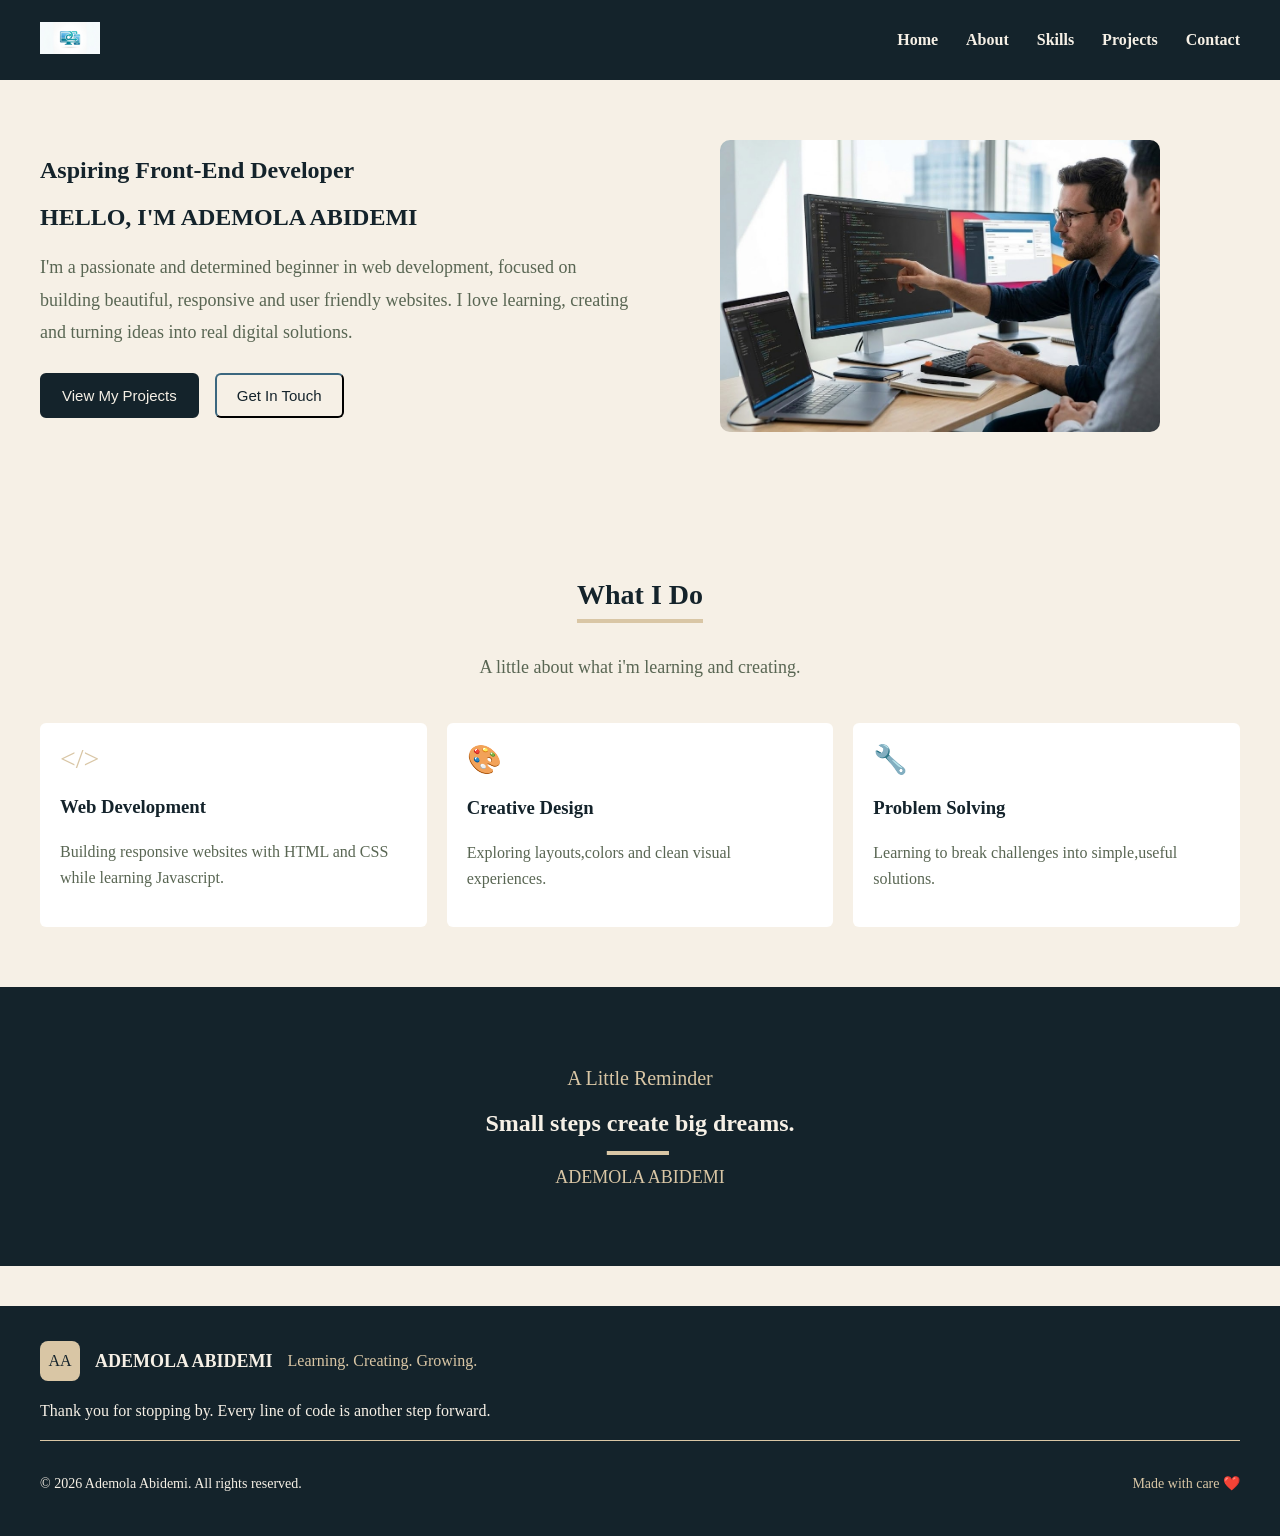
<file: index.html>
<!DOCTYPE html>
<html lang="en">
<head>
    <meta charset="UTF-8">
    <meta name="viewport" content="width=device-width, initial-scale=1.0">
    <title>PORTFOLIO</title>
    <link rel="stylesheet" href="style.css">
</head>
<body>
        <nav class="navbar">
        
            <div class="logo">
                <img src="images/logo.jpg" alt="logo">
               
            </div>

                <ul class="nav-links">
                    <li><a href="home.html">Home</a></li>
                    <li><a href="about.html">About</a></li>
                    <li><a href="skills.html">Skills</a></li>
                    <li><a href="projects.html">Projects</a></li>
                    <li><a href="contact.html">Contact</a></li>
                </ul>
        </nav>


        <section class="hero">
            <div class="hero-text">
                  <h2 class="subtitle">Aspiring Front-End Developer</h2> 
                  <h1 class="subtitle 2">HELLO, I'M ADEMOLA ABIDEMI</h1> 

                  <p class="description">
                    I'm a passionate and determined beginner in web development, 
                    focused on building beautiful, responsive and user friendly websites.
                    I love learning, creating and turning ideas into real digital solutions.
                  </p>

                   <div class="button-container">
                      <a href="projects.html"><button class="btn">View My Projects</button></a>
                      <a href="contact.html"><button class="btn-outline"> Get In Touch </button></a>
                   </div>
            </div>

                   <div class="hero-image-container">
                     <img src="images/portfolio.jfif" alt="class" class="hero-image">
                   </div>

        </section>

        <section class="services">
            <h2 class="section-title">What I Do</h2>
            
            <p class="section-description">A little about what i'm learning and creating.</p>

            <div class="services-grid">

                <div class="service-item">
                    <div class="service-icon">&lt;/&gt; </div> 
                    <h3 class="service-title">Web Development</h3>
                    <p class="service-description">Building responsive websites with HTML and CSS while learning Javascript.</p>
                </div>
                <div class="service-item">
                    <div class="service-icon">🎨</div>
                    <h3 class="service-title">Creative Design</h3>
                    <p class="service-description">Exploring layouts,colors and clean visual experiences.</p>
                </div> 
                <div class="service-item">
                    <div class="service-icon">🔧</div>
                    <h3 class="service-title">Problem Solving</h3>
                    <p class="service-description">Learning to break challenges into simple,useful solutions.</p>
                </div>

            </div>
        </section>

        <section class="quote-banner">
            <p class="quote-title">A Little Reminder</p>
            <h2 class="quote">Small steps <span>create</span>  big dreams.</h2>
            <p class="quote-author">ADEMOLA ABIDEMI</p>

        </section>

        <footer class="footer">
            <div class="footer-logo">
             <div class="logo-initials">AA</div>
             <h3 class="footer-text">ADEMOLA ABIDEMI </h3>
             <p class="text">Learning. Creating. Growing.</p>
            </div>
            <p class="footer-text">Thank you for stopping by. Every line of code is another step forward.</p>
            <hr class="footer-divider">
            <div class="footer-bottom">   
               <p>&copy; 2026 Ademola Abidemi. All rights reserved.</p>
               <p class="text">Made with care ❤️</p> 
            </div>
            
        </footer>


        
        
       


    
</body>
</html>
</file>
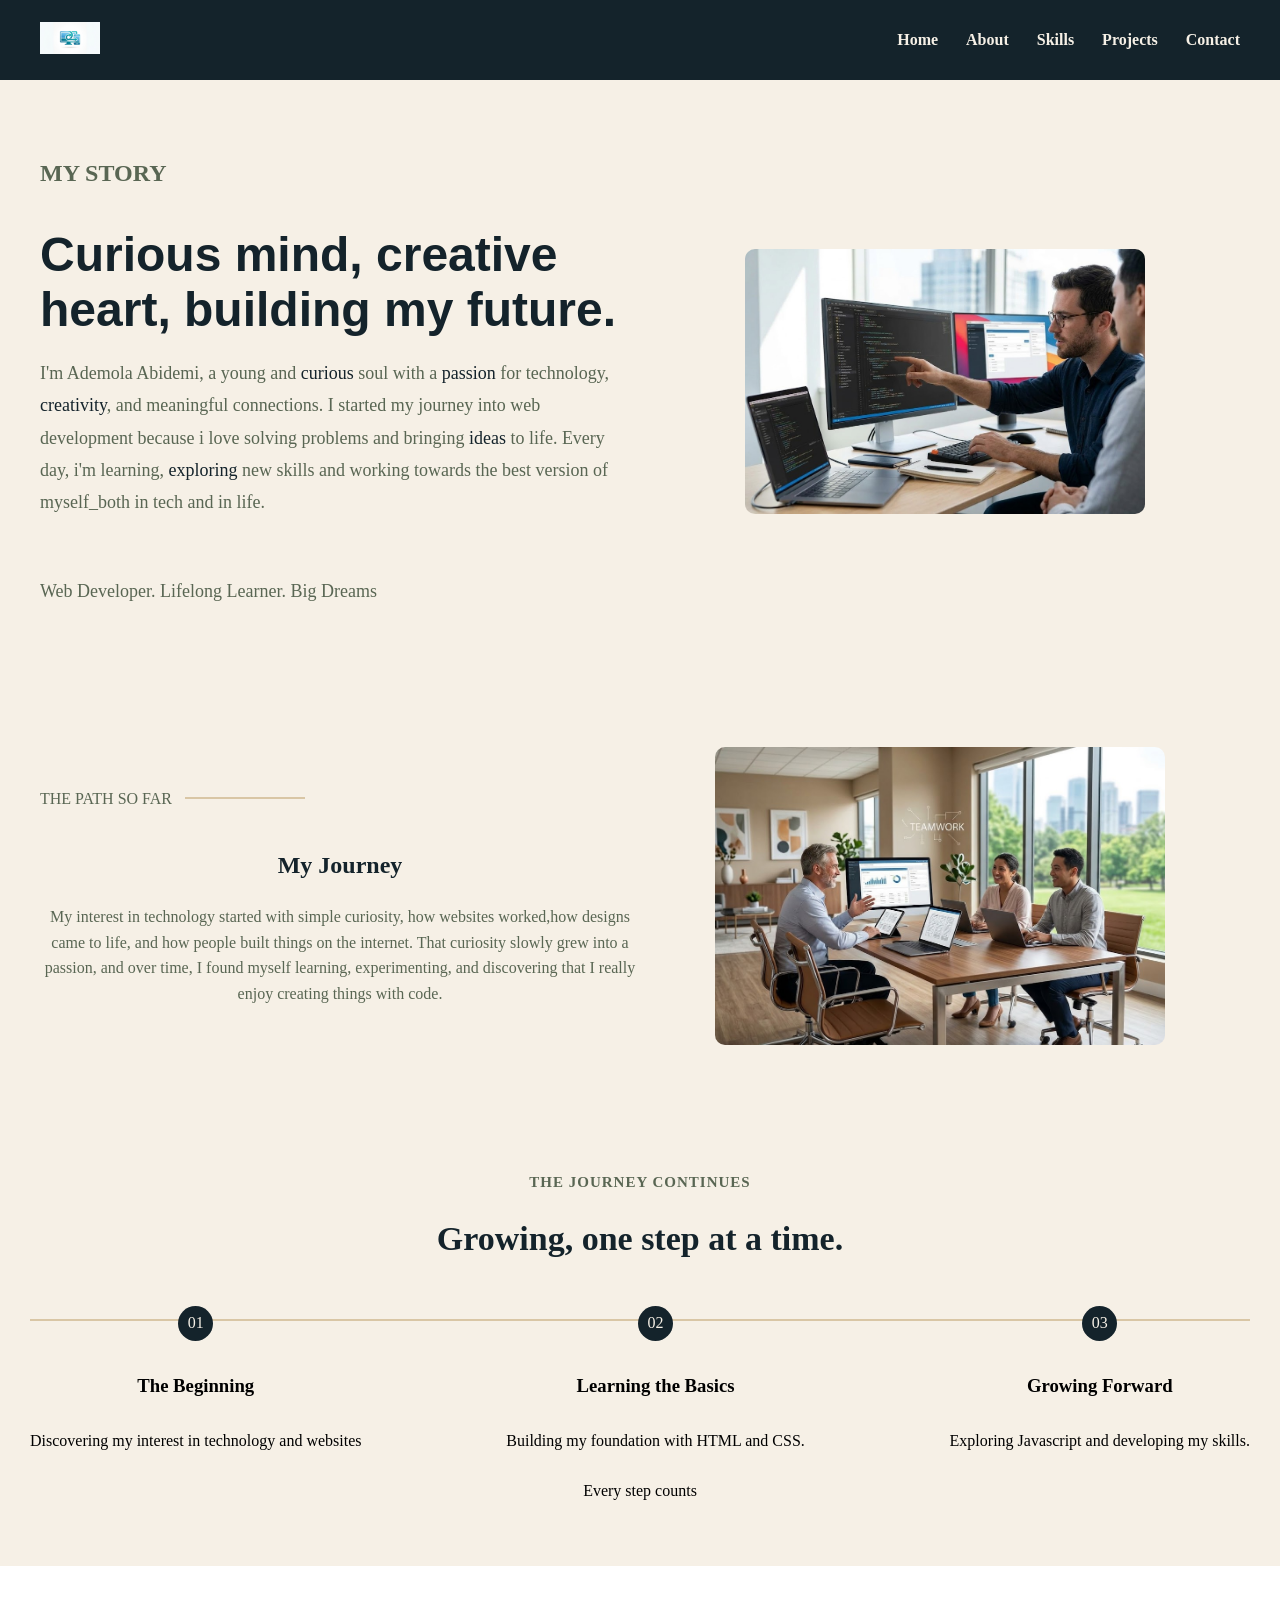
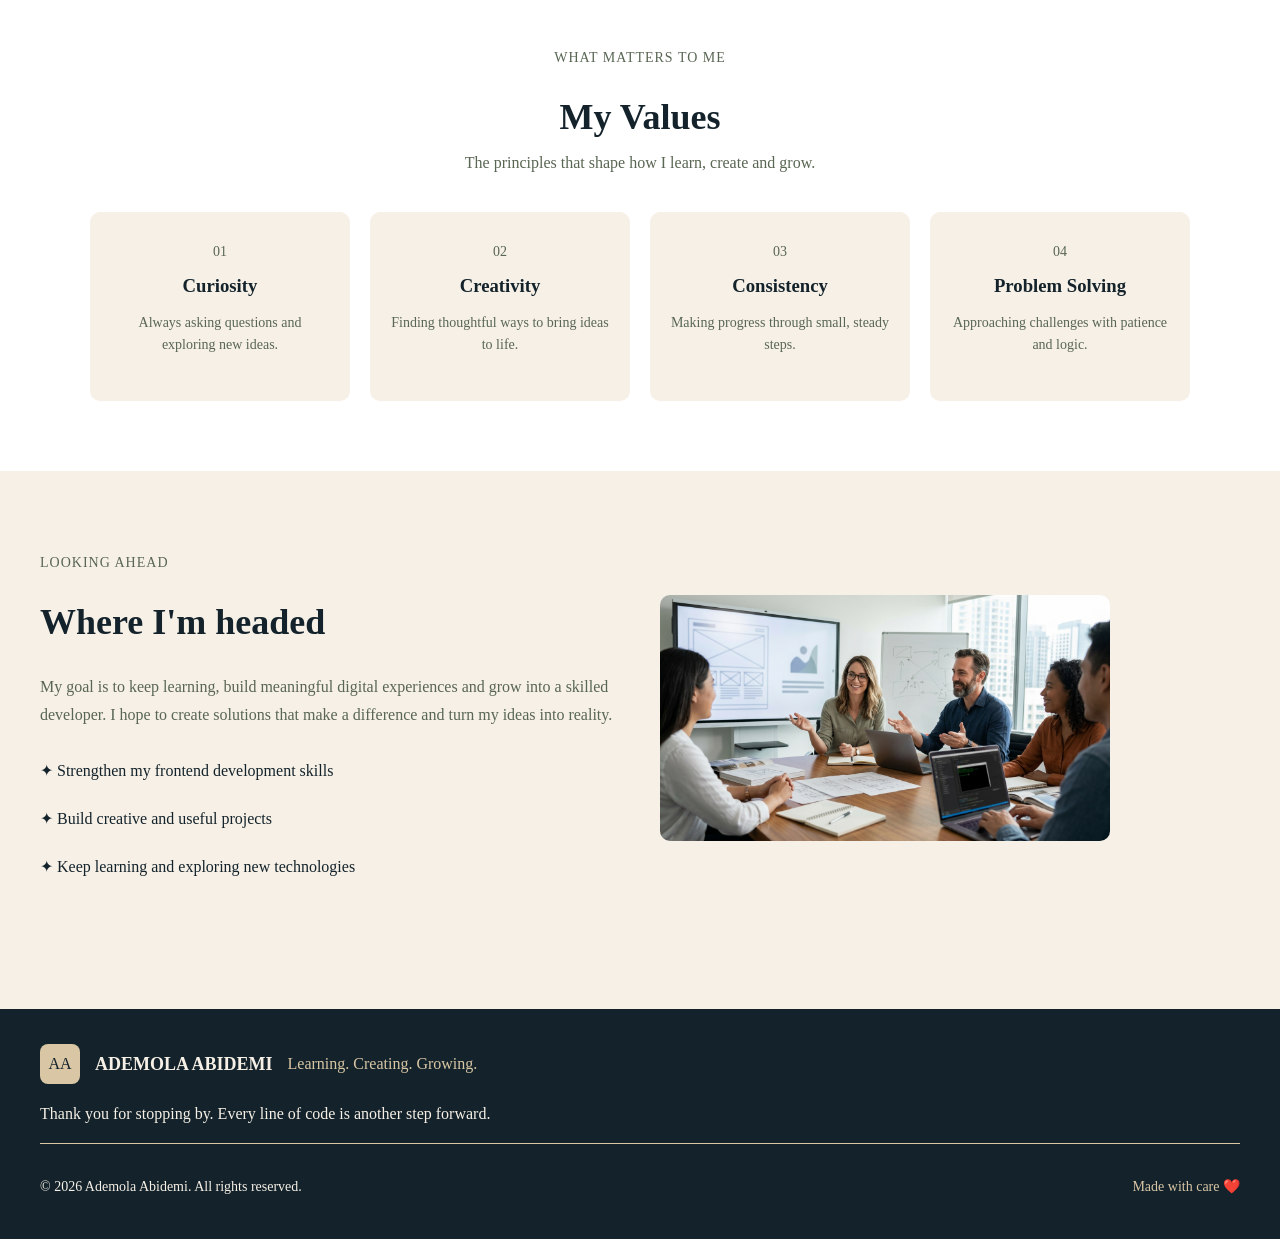
<file: about.html>
<!DOCTYPE html>
<html lang="en">
<head>
    <meta charset="UTF-8">
    <meta name="viewport" content="width=device-width, initial-scale=1.0">
    <title>ABOUT ME</title>
    <link rel="stylesheet" href="style.css">
</head>
<body>

    <nav class="navbar">
        
        <div class="logo">
                <img src="images/logo.jpg" alt="logo">
               
        </div>

            <ul class="nav-links">
                <li><a href="index.html">Home</a></li>
                <li><a href="about.html">About</a></li>
                <li><a href="skills.html">Skills</a></li>
                <li><a href="projects.html">Projects</a></li>
                <li><a href="contact.html">Contact</a></li>
            </ul>

    </nav>

    <section class="about">
        <div class="about-content">
            <h2 class="about-section-title">MY STORY</h2>
            <h1 class="about-title">
                Curious mind, creative heart, building my future.
            </h1>
            <p class="about-description">
                I'm Ademola Abidemi, a young and <span class="style">curious </span> soul with a <span class="style">passion</span> for technology, <span class="style">creativity</span>, and meaningful connections. I started my journey into web development because i love solving problems and bringing <span class="style">ideas</span> to life. Every day, i'm learning, <span class="style">exploring</span> new skills and working towards the best version of myself_both in tech and in life.
            </p> <br>
            <p class="about-description">
                Web Developer. Lifelong Learner. Big Dreams
            </p>
        </div>

        <div class="about-image-container">
            <img src="images/portfolio.jfif" alt="class" class="about-image">
        </div>
    </section>

    <section class="journey">
        <div class="journey-content">
            <p class="journey-intro">THE PATH SO FAR</p>
            <span class="span"></span>

            <div class="journey-details">
                <h1 class="style">My Journey</h1>
                <p class="journey-intro">My interest in technology started with simple curiosity, how websites worked,how designs came to life, and how people built things on the internet. That curiosity slowly grew into a passion, and over time, I found myself learning, experimenting, and discovering that I really enjoy creating things with code.</p>
            </div>
        </div>

        <div class="journey-image-container">
            <img src="images/hmm.jfif" alt="journey" class="journey-image">
        </div>
    </section>

    <section class="journey-timeline">
        <p class="timeline-label">THE JOURNEY CONTINUES</p>
        <h2>Growing, one step at a time.</h2>

        <div class="timeline-container">
            <div class="timeline-line"></div>
            
            <div class="milestone">
                <p>01</p>
                <h3>The Beginning</h3>
                <p>Discovering my interest in technology and websites</p>
            </div>

            <div class="milestone">
                <p>02</p>
                <h3>Learning the Basics</h3>
                <p>Building my foundation with HTML and CSS.</p>
            </div>

            <div class="milestone">
                <p>03</p>
                <h3>Growing Forward</h3>
                <p>Exploring Javascript and developing my skills.</p>
            </div>

        </div>

        <p>Every step counts</p>
    </section>

    <section class="values">
        <p class="values-label">WHAT MATTERS TO ME</p>
        <h2>My Values</h2>
        <p class="values-intro">
            The principles that shape how I learn, create and grow.
        </p>

        <div class="values-container">

            <div class="value-card">
                <span>01</span>
                <h3>Curiosity</h3>
                <p>Always asking questions and exploring new ideas.</p>
            </div>

            <div class="value-card">
                <span>02</span>
                <h3>Creativity</h3>
                <p>Finding thoughtful ways to bring ideas to life.</p>
            </div>

            <div class="value-card">
                <span>03</span>
                <h3>Consistency</h3>
                <p>Making progress through small, steady steps.</p>
            </div>

            <div class="value-card">
                <span>04</span>
                <h3>Problem Solving</h3>
                <p>Approaching challenges with patience and logic.</p>
            </div>

        </div>
    </section>

    <section class="goals">

        <div class="goals-content">
            <p class="goals-label">LOOKING AHEAD</p>
            <h2>Where I'm headed</h2>
            <p>
                My goal is to keep learning, build meaningful digital
                experiences and grow into a skilled developer.
                I hope to create solutions that make a difference
                and turn my ideas into reality.
            </p>

            <div class="goals-list">
                <p>✦ Strengthen my frontend development skills</p>
                <p>✦ Build creative and useful projects</p>
                <p>✦ Keep learning and exploring new technologies</p>
            </div>
        </div>

        <div class="goals-image">
            <img src="images/web.jpg" alt="A creative workspace">
        </div>
    
    </section>

        <footer class="footer">
            <div class="footer-logo">
                <div class="logo-initials">AA</div>
                <h3 class="footer-text">ADEMOLA ABIDEMI </h3>
                <p class="text">Learning. Creating. Growing.</p>
            </div>
                <p class="footer-text">Thank you for stopping by. Every line of code is another step forward.</p>
                <hr class="footer-divider">
            <div class="footer-bottom">   
               <p>&copy; 2026 Ademola Abidemi. All rights reserved.</p>
               <p class="text">Made with care ❤️</p> 
            </div>
            
        </footer>



    
</body>
</html>
</file>
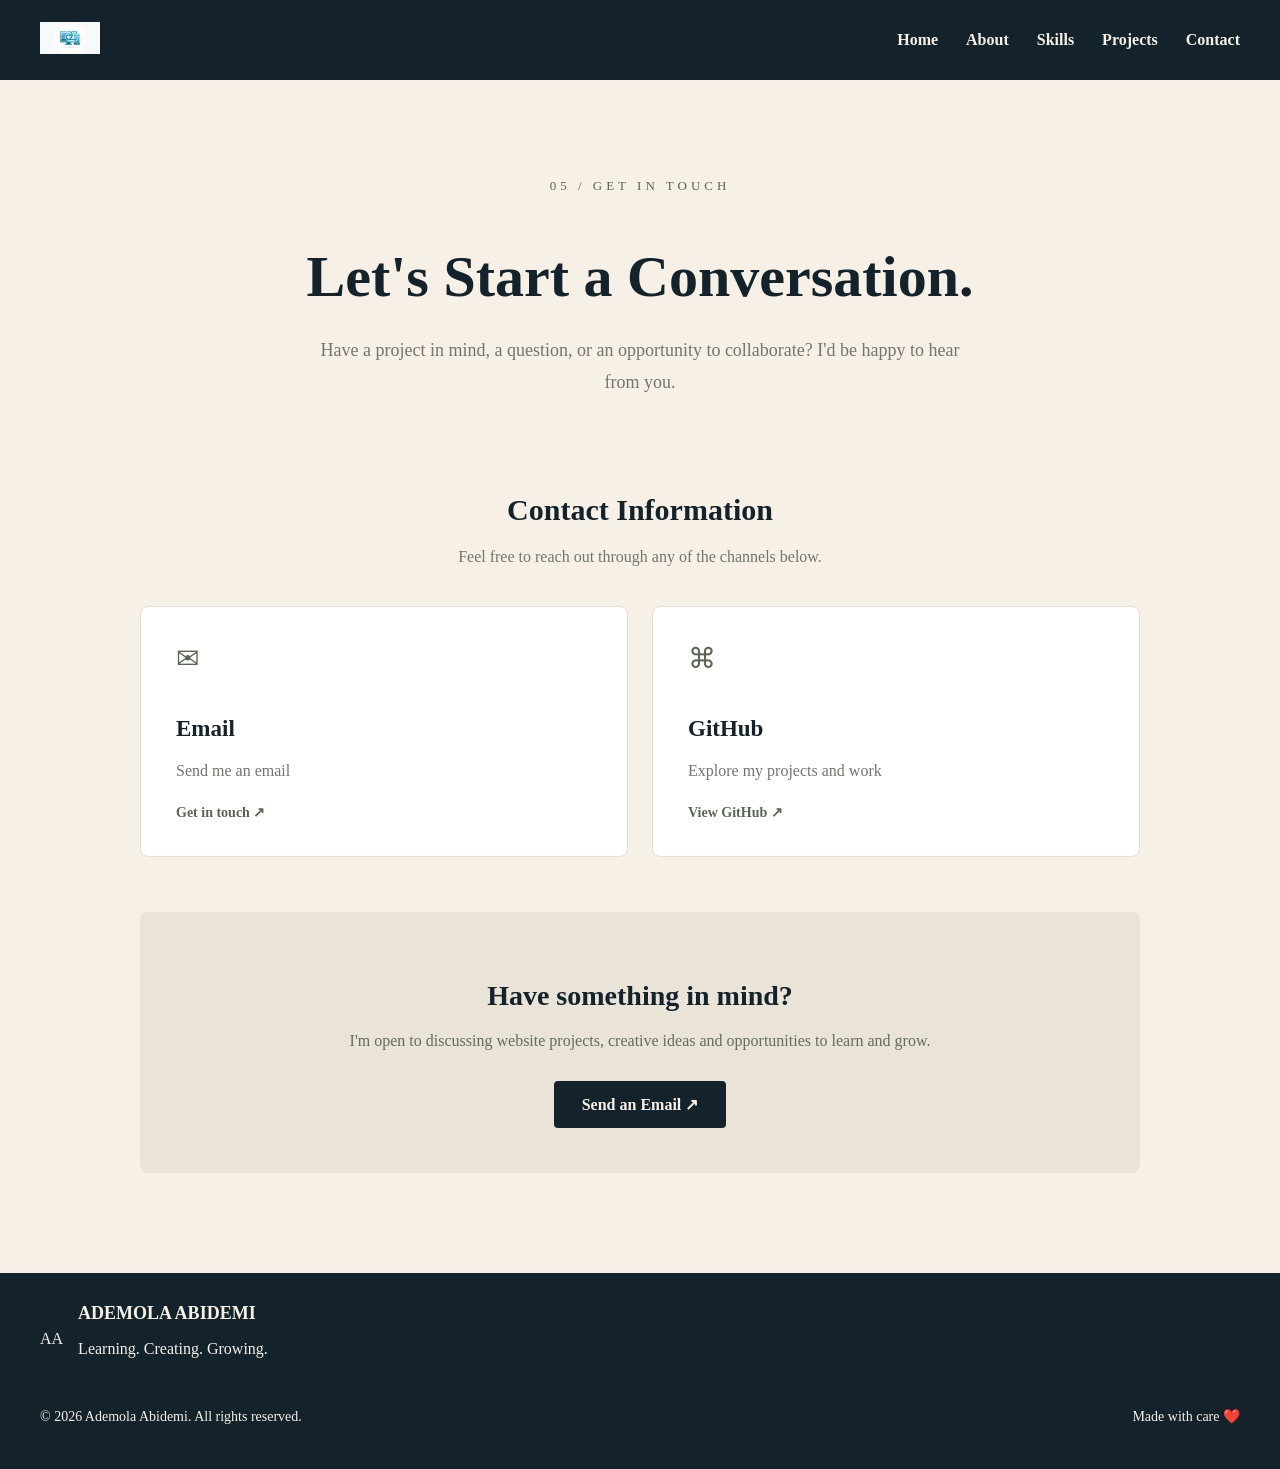
<file: contact.html>
<!DOCTYPE html>
<html lang="en">
<head>
    <meta charset="UTF-8">
    <meta name="viewport" content="width=device-width, initial-scale=1.0">
    <title>Contact | My Portfolio</title>
    <link rel="stylesheet" href="style.css">
</head>

<body>

    <nav class="navbar">
        <div class="logo">
            <img src="images/logo.jpg" alt="Logo">
        </div>

        <ul class="nav-links">
            <li><a href="home.html">Home</a></li>
            <li><a href="about.html">About</a></li>
            <li><a href="skills.html">Skills</a></li>
            <li><a href="projects.html">Projects</a></li>
            <li><a href="contact.html">Contact</a></li>
        </ul>
    </nav>

    <main class="contact-page">

        <section class="contact-intro">
            <p class="contact-label">05 / GET IN TOUCH</p>

            <h1>Let's Start a Conversation.</h1>

            <p class="contact-description">
                Have a project in mind, a question, or an opportunity
                to collaborate? I'd be happy to hear from you.
            </p>
        </section>

        <section class="contact-content">

            <div class="contact-heading">
                <h2>Contact Information</h2>
                <p>Feel free to reach out through any of the channels below.</p>
            </div>

            <div class="contact-grid">

                <a href="mailto:YOUR_EMAIL@example.com"
                   class="contact-card">

                    <span class="contact-icon">✉</span>
                    <h3>Email</h3>
                    <p>Send me an email</p>
                    <span class="contact-link">Get in touch ↗</span>

                </a>

                <a href="https://github.com/ademolab788"
                   target="_blank"
                   rel="noopener noreferrer"
                   class="contact-card">

                    <span class="contact-icon">⌘</span>
                    <h3>GitHub</h3>
                    <p>Explore my projects and work</p>
                    <span class="contact-link">View GitHub ↗</span>

                </a>

            </div>

            <div class="contact-note">
                <h2>Have something in mind?</h2>

                <p>
                    I'm open to discussing website projects,
                    creative ideas and opportunities to learn and grow.
                </p>

                <a href="mailto:YOUR_EMAIL@example.com"
                   class="contact-button">
                    Send an Email ↗
                </a>
            </div>

        </section>

    </main>

    <footer class="footer">
        <div class="footer-logo">
            <div class="logo">AA</div>
            <div>
                <h3>ADEMOLA ABIDEMI</h3>
                <p>Learning. Creating. Growing.</p>
            </div>
        </div>

        <div class="footer-bottom">
            <p>© 2026 Ademola Abidemi. All rights reserved.</p>
            <p>Made with care ❤️</p>
        </div>
    </footer>

   

</body>
</html>
</file>
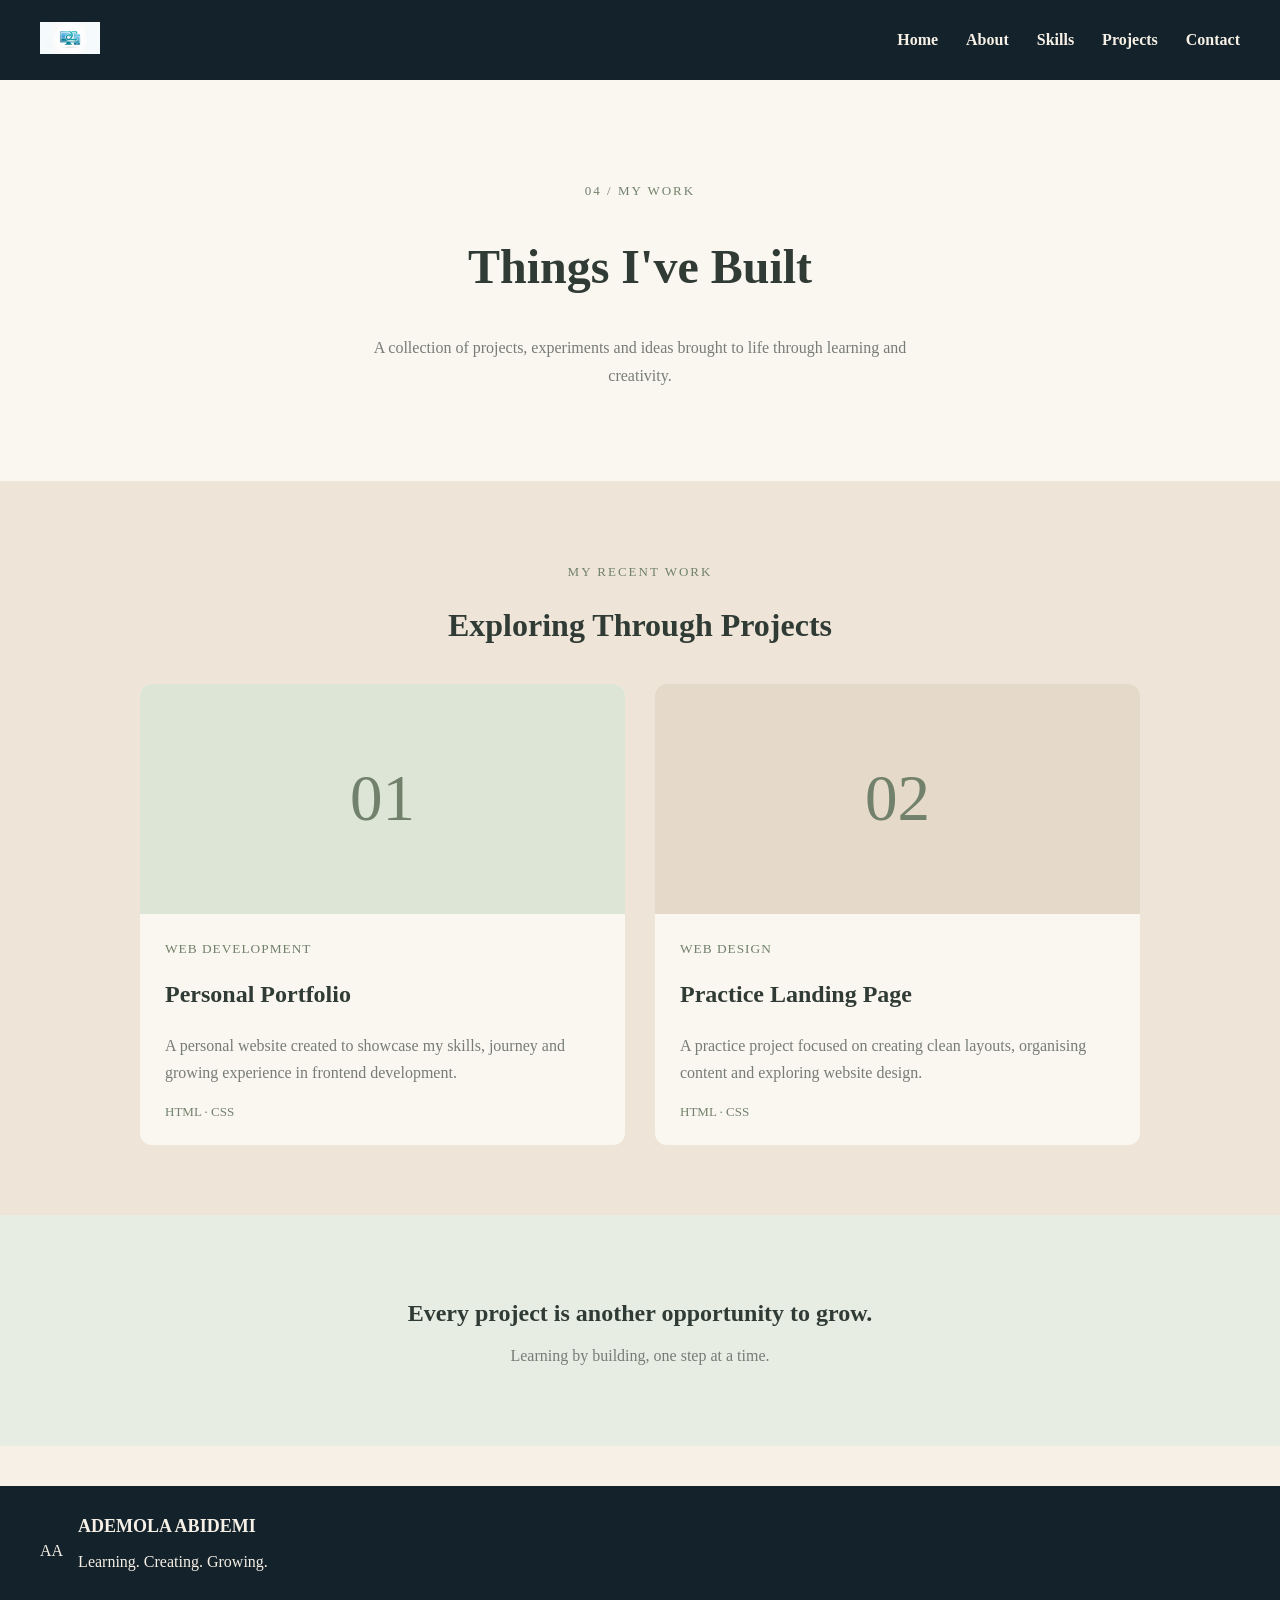
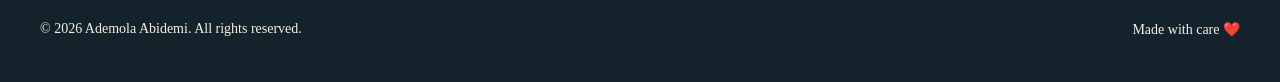
<file: projects.html>
<!DOCTYPE html>
<html lang="en">
<head>
    <meta charset="UTF-8">
    <meta name="viewport" content="width=device-width, initial-scale=1.0">
    <title>MY PROJECTS</title>
    <link rel="stylesheet" href="style.css">
</head>
<body>

    <nav class="navbar">
        
        <div class="logo">
                <img src="images/logo.jpg" alt="logo">
               
        </div>

            <ul class="nav-links">
                <li><a href="index.html">Home</a></li>
                <li><a href="about.html">About</a></li>
                <li><a href="skills.html">Skills</a></li>
                <li><a href="projects.html">Projects</a></li>
                <li><a href="contact.html">Contact</a></li>
            </ul>

    </nav>

    <section class="projects-hero">
        <p>04 / MY WORK</p>
        <h1>Things I've Built</h1>
        <p>
            A collection of projects, experiments and ideas
            brought to life through learning and creativity.
        </p>
    </section>

    <section class="projects-section">

        <div class="projects-heading">
            <p>MY RECENT WORK</p>
            <h2>Exploring Through Projects</h2>
        </div>

        <div class="projects-container">

            <div class="project-card">
                <div class="project-image project-one">
                    <span>01</span>
                </div>
                <div class="project-info">
                    <small>WEB DEVELOPMENT</small>
                    <h3>Personal Portfolio</h3>
                    <p>
                        A personal website created to showcase
                        my skills, journey and growing experience
                        in frontend development.
                    </p>
                    <span class="project-tech">HTML · CSS</span>
                </div>
            </div>

            <div class="project-card">
                <div class="project-image project-two">
                    <span>02</span>
                </div>
                <div class="project-info">
                    <small>WEB DESIGN</small>
                    <h3>Practice Landing Page</h3>
                    <p>
                        A practice project focused on creating
                        clean layouts, organising content and
                        exploring website design.
                    </p>
                    <span class="project-tech">HTML · CSS</span>
                </div>
            </div>

        </div>

    </section>

    <section class="projects-quote">
        <h2>Every project is another opportunity to grow.</h2>
        <p>Learning by building, one step at a time.</p>
    </section>

    <footer class="footer">
        <div class="footer-logo">
            <div class="logo">AA</div>
            <div>
                <h3>ADEMOLA ABIDEMI</h3>
                <p>Learning. Creating. Growing.</p>
            </div>
        </div>

        <div class="footer-bottom">
            <p>© 2026 Ademola Abidemi. All rights reserved.</p>
            <p>Made with care ❤️</p>
        </div>
    </footer>

</body>
</html>
    
</body>
</html>
</file>
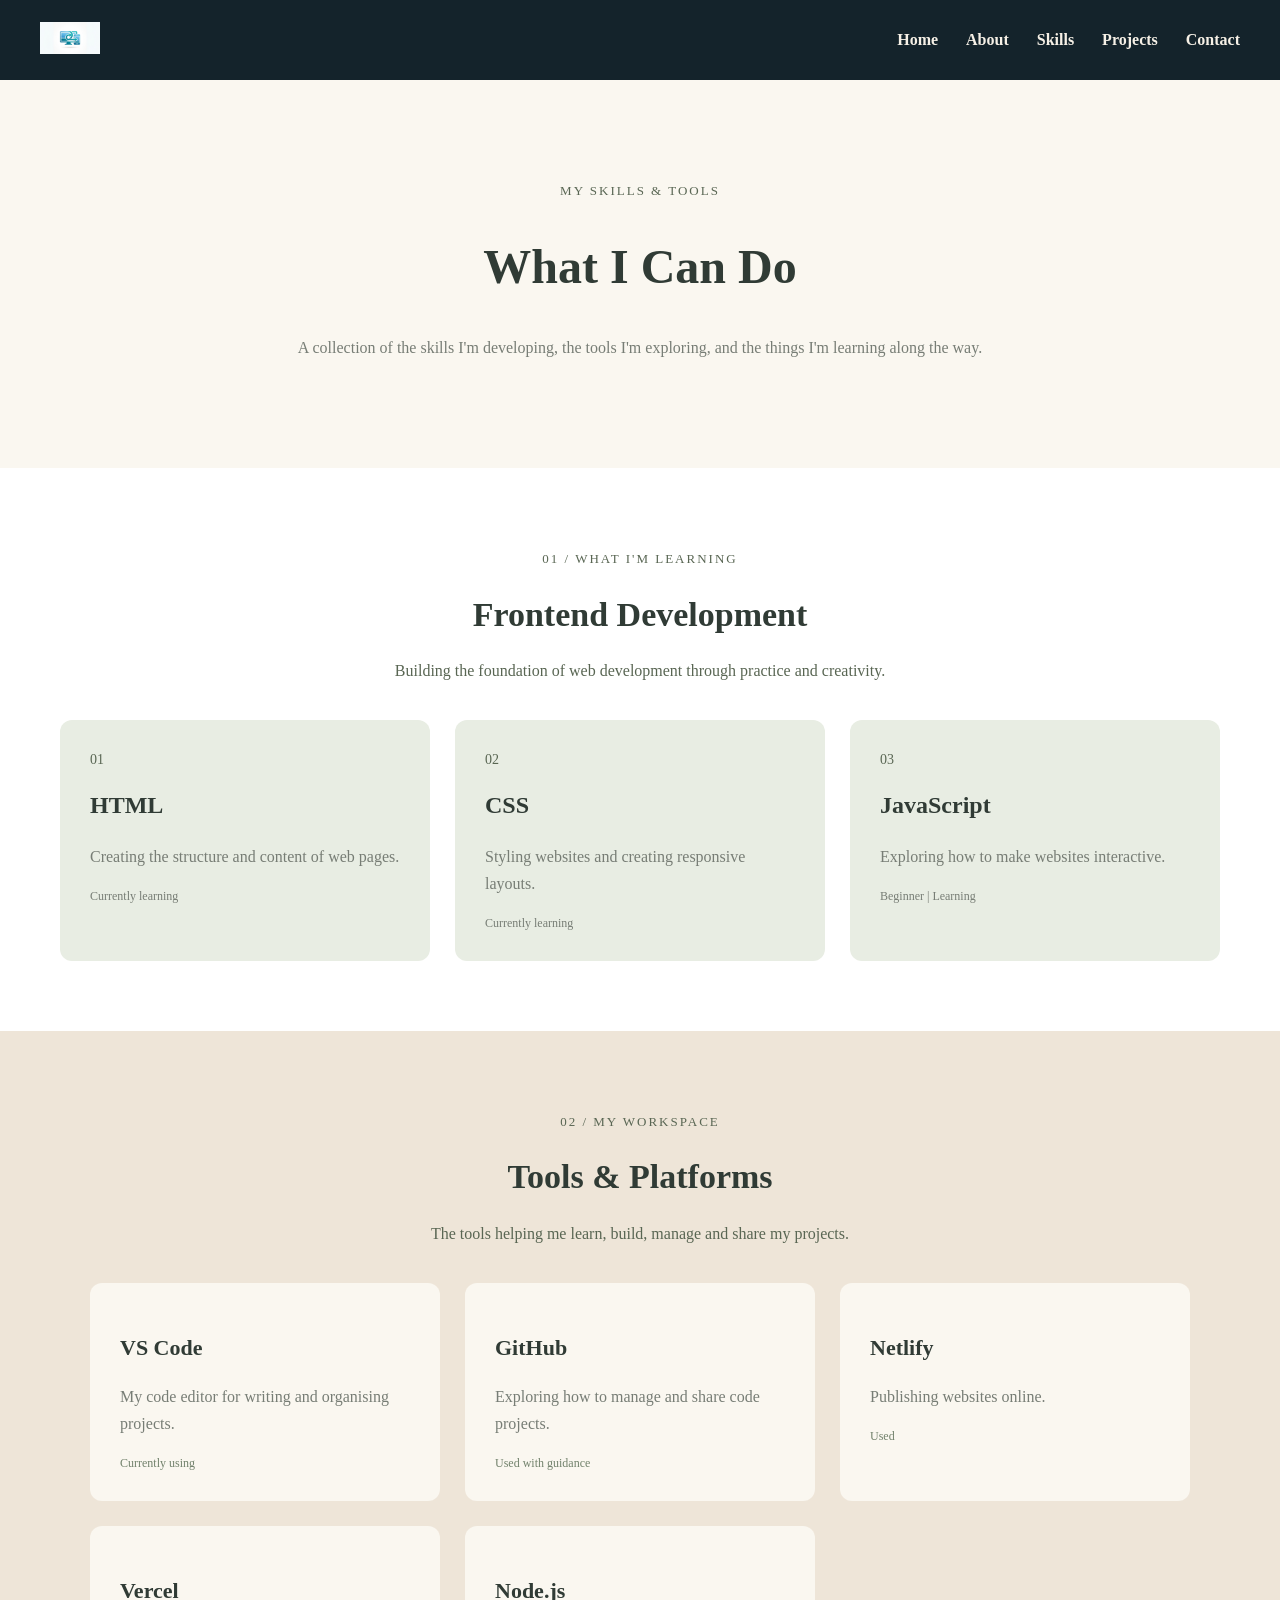
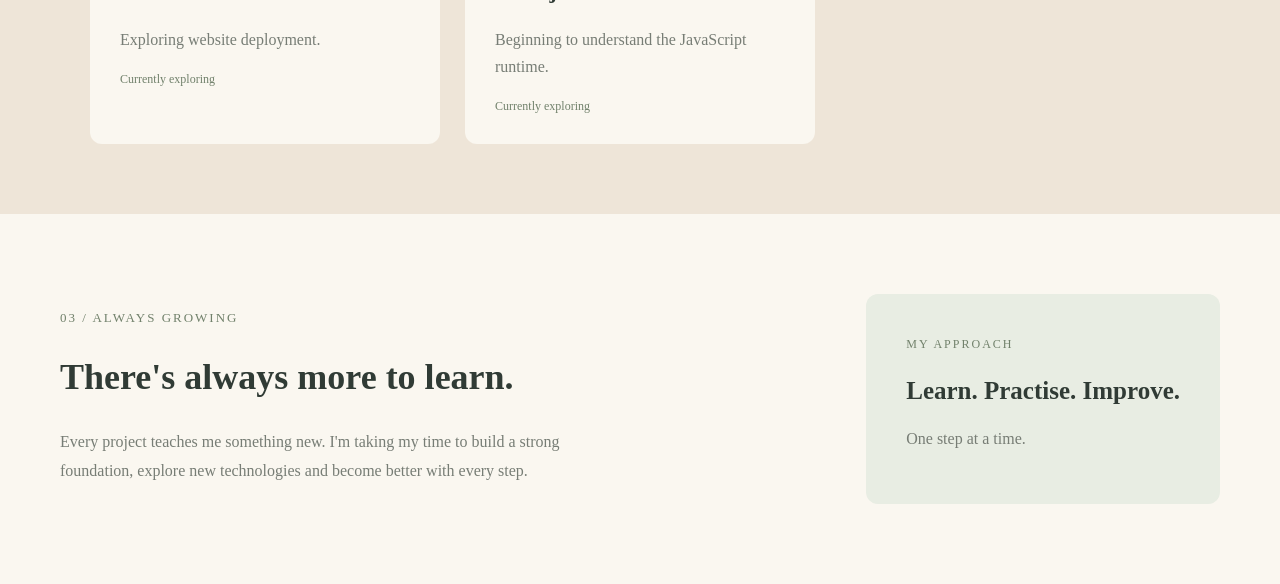
<file: skills.html>
<!DOCTYPE html>
<html lang="en">
<head>
    <meta charset="UTF-8">
    <meta name="viewport" content="width=device-width, initial-scale=1.0">
    <title>SKILLS</title>
    <link rel="stylesheet" href="style.css">
</head>
<body>

    <nav class="navbar">
        
        <div class="logo">
                <img src="images/logo.jpg" alt="logo">
               
        </div>

            <ul class="nav-links">
                <li><a href="index.html">Home</a></li>
                <li><a href="about.html">About</a></li>
                <li><a href="skills.html">Skills</a></li>
                <li><a href="projects.html">Projects</a></li>
                <li><a href="contact.html">Contact</a></li>
            </ul>

    </nav>

    <section class="skills-hero">
        <div class="skills-hero-content">
            <p class="skills-label">MY SKILLS & TOOLS</p>
            <h1>What I Can Do</h1>
            <p>
                A collection of the skills I'm developing,
                the tools I'm exploring, and the things
                I'm learning along the way.
            </p>
        </div>
    </section>

    <section class="frontend-skills">
        <div class="frontend-heading">
            <p>01 / WHAT I'M LEARNING</p>
            <h2>Frontend Development</h2>
            <p>
                Building the foundation of web development
                through practice and creativity.
            </p>
        </div>

        <div class="frontend-cards">
            <div class="skill-card">
                <span>01</span>
                <h3>HTML</h3>
                <p>Creating the structure and content of web pages.</p>
                <small>Currently learning</small>
            </div>

            <div class="skill-card">
                <span>02</span>
                <h3>CSS</h3>
                <p>Styling websites and creating responsive layouts.</p>
                <small>Currently learning</small>
            </div>

            <div class="skill-card">
                <span>03</span>
                <h3>JavaScript</h3>
                <p>Exploring how to make websites interactive.</p>
                <small>Beginner | Learning</small>
            </div>
        </div>
    </section>

    <section class="tools-section">
        <div class="tools-heading">
            <p>02 / MY WORKSPACE</p>
            <h2>Tools & Platforms</h2>
            <p>
                The tools helping me learn, build,
                manage and share my projects.
            </p>
        </div>

        <div class="tools-container">
            <div class="tool-card">
                <h3>VS Code</h3>
                <p>My code editor for writing and organising projects.</p>
                <small>Currently using</small>
            </div>

            <div class="tool-card">
                <h3>GitHub</h3>
                <p>Exploring how to manage and share code projects.</p>
                <small>Used with guidance</small>
            </div>

            <div class="tool-card">
                <h3>Netlify</h3>
                <p>Publishing websites online.</p>
                <small>Used</small>
            </div>

            <div class="tool-card">
                <h3>Vercel</h3>
                <p>Exploring website deployment.</p>
                <small>Currently exploring</small>
            </div>

            <div class="tool-card">
                <h3>Node.js</h3>
                <p>Beginning to understand the JavaScript runtime.</p>
                <small>Currently exploring</small>
            </div>
        </div>
    </section>

    <section class="learning-journey">
        <div class="learning-content">
            <p>03 / ALWAYS GROWING</p>
            <h2>There's always more to learn.</h2>
            <p>
                Every project teaches me something new.
                I'm taking my time to build a strong foundation,
                explore new technologies and become better
                with every step.
            </p>
        </div>

        <div class="learning-highlight">
            <span>MY APPROACH</span>
            <h3>Learn. Practise. Improve.</h3>
            <p>One step at a time.</p>
        </div>
    </section>
    
</body>
</html>
</file>
<file: style.css>
*{
    box-sizing: border-box;
    
}

img {
    max-width: 100%;
    height: auto;       
}

body{
    background-color:#F6F0E6;
    margin:0;
}

.navbar{
    display: flex;
    justify-content: space-between;
    align-items: center;
    padding: 8px 40px;
    background-color:#14232B;
    position: sticky;
    top: 0;
}

.logo img{
    width: 60px;
    height: 60px;
    object-fit: contain;
}

.nav-links{
    display: flex;
    list-style: none;
    gap: 28px;
    margin:0;
    padding:0;
    
}

nav a{
    text-decoration: none;
    color:#F6F0E6;
    font-weight: bold;
    transition: color 0.3s ease;
}

nav a:hover{
     color:#D9C6A5;
}

.hero{
    display: flex;
    justify-content: space-between;
    align-items: center;
    padding:60px 40px;
}

.hero-text{
    flex: 1;
    color:#596653;
}

.subtitle{
     color:#14232B;
     margin: 0 0 20px;
}

.description{

    color:#596653; 
    font-size: 18px;
    line-height: 1.8;
}

.hero-image-container {
  flex: 1;
  text-align: center;
}

.hero-image {
    width: 100%;
    max-width: 440px;
    height: 100%;
    max-height: 440px;
    border-radius: 10px;
}

.button-container {
    display: flex;
    flex-wrap: wrap;
    gap: 16px;
    margin-top: 25px;

}

.btn{
    background-color: #14232B;
    color: #F6F0E6;
    padding: 12px 20px;
    border-radius: 6px;
    font-size: 15px;
    cursor: pointer;
    border: 2px solid  #14232B;
}

.btn:hover {
    background-color: #596653;
    border-color: #596653;
}

.btn-outline {

    background-color: transparent;
    color: #14232B;
    border-color: #14232B;
    padding: 12px 20px;
    border-radius: 6px;
    cursor: pointer;
    font-size: 15px;
}

.btn-outline:hover {
    background-color: #D9C6A5;
    border-color: #D9C6A5;
    color: #14232B;
}

.services{
    
    justify-content: space-between;
    align-items: center;
    padding: 60px 40px;
    gap: 20px;
}

.section-title{
    color:#14232B;
    font-size: 28px;
    margin-bottom: 40px;
    text-align: center;
    text-decoration: underline;
    text-decoration-color: #D9C6A5;
    text-underline-offset: 15px;
    text-decoration-thickness: 4px;
  
}

.section-description{
    color:#596653; 
    font-size: 18px;
    line-height: 1.8;
    text-align: center;
    margin-bottom: 40px;
}

.services-grid{
    display: grid;
    grid-template-columns: repeat(auto-fit, minmax(250px, 1fr));
    gap: 20px;
}

.service-item{
    background-color:white;
    padding: 20px;
    border-radius: 6px;
    height: 100%;
    transition: transform 0.3s ease;
   
}

.service-item:hover {
    transform: translateY(-8px);
}

.service-title {
    color: #14232B;
    line-height: 1.4;

}

.service-description {
    color: #596653;
    line-height: 1.6;
    margin-top: 10px;
}

.service-icon {
    font-size: 28px;
    margin-bottom: 15px;
    color: #D9C6A5;
    
    
}

.quote-banner {
    background-color:#14232B;
    padding: 60px 40px;
    text-align: center;
}

.quote-title {
    color: #D9C6A5;
    font-size: 20px;
    margin-bottom: 10px;
}

.quote {
    color: #F6F0E6;

}

.quote span {
    text-decoration: underline;
    text-decoration-color: #D9C6A5;
    text-underline-offset: 20px;
    text-decoration-thickness: 4px;
}

.quote-author {
    color: #D9C6A5;
    font-size: 18px;
    margin-top: 30px;
}

.footer {
    background-color: #14232B;
    color: #F6F0E6;
    padding: 30px 40px;
    margin-top: 40px;

}

.footer-logo {
    display: flex;
    align-items: center;
    gap: 15px;
    
}

.text{
    color:#D9C6A5;
    
}

.footer-divider {
    border: none;
    border-top: 1px solid #D9C6A5;
    margin: 20px 0;
}

.logo-initials {
    width: 40px;
    height: 40px;
    color:#14232B;
    border-radius:8px;
    background-color: #D9C6A5;
    justify-self:center;
    align-items:center;
    display:flex;
    justify-content:center;
}

.footer-logo h3 {
    margin: 0;
    font-size: 18px
}

.footer-bottom {
    display: flex;
    justify-content: space-between;
    align-items: center;
    margin-top: 20px;
    font-size: 14px;
}

@media (max-width: 768px) {
    .hero {
        flex-direction: column;
        text-align: center;
    }

    .hero-text {
        margin-bottom: 20px;
    }

    .services-grid {
        grid-template-columns: 1fr;
    }
}

.style {
    color: #14232B;
}  








.about {
    display: flex;
    align-items: center;
    padding: 60px 40px;
    justify-content:space-between;
    gap: 20px;
}

.about-content {
    max-width: 800px;
    flex: 1;
    color: #596653;
}

.about-title {
    color: #14232B;
    font-size: 48px;
    margin-bottom: 20px;
    font-family: sans-serif;
}

.about-description {
    color: #596653;
    font-size: 18px;
    line-height: 1.8;
    margin-bottom: 20px;
}

.about-image-container {
    flex: 1;
    text-align: center;
}

.about-image {
    width: 100%;
    max-width: 400px;
    height: auto;
    border-radius: 10px;
}


.journey {
    display: flex;
    justify-content: space-between;
    align-items: center;
    padding:60px 40px;

}

.journey-content {
   display: flex;
   text-align:left;
   flex: 1;
   flex-direction: column;
}

.journey-intro {
    color:#596653;
}

.span {
    width: 20%;
    height: 2px;
    background-color: #D9C6A5;
    left:145px;
    bottom:27px;
    position:relative;
}

.journey-details {

    gap:5px;
    text-align:center;
    line-height: 1.6;
    
}

.journey-image-container {
    flex: 1;
    text-align: center;
}

.journey-image {
    width:100%;
    max-width: 450px;
    height:auto;
    border-radius: 10px;
}

.journey-timeline {
    padding:50px 30px;
    text-align: center;
    
}

.journey-timeline h2 {
    color:#14232B;
    font-size: 34px;
    margin-bottom:32px;
    font-family:playfair display;
}

.timeline-label {
    color:#596653;
    font-size: 15px;
    font-weight:600;
    letter-spacing: 1px;
}

.timeline-container {
    display: flex;
    justify-content: space-between;
    flex:1;
    align-items: center;
    gap: 40px;
    position: relative;
}

.timeline-line {
    width: 100%;
    height: 2px;
    background-color: #D9C6A5;
    position: absolute;
    top:29px;
    left:0;
    z-index: 1;
}

.milestone {
    display: flex;
    flex-direction: column;
    align-items: center;
   
}

.milestone > p:first-child {

    background-color: #14232B;
    color: #F6F0E6;
    width: 35px;
    height: 35px;
    border-radius: 50%;
    display: flex;
    align-items: center;
    justify-content: center;
    z-index: 2;
}


.values {
    padding: 70px 40px;
    text-align: center;
    background-color: #FFFFFF;
}

.values-label {
    color: #596653;
    font-size: 14px;
    letter-spacing: 1px;
}

.values h2 {
    font-family: 'Playfair Display', serif;
    color: #14232B;
    font-size: 36px;
    margin-bottom: 15px;
}

.values-intro {
    color: #596653;
    margin-bottom: 40px;
}

.values-container {
    display: flex;
    justify-content: center;
    gap: 20px;
    flex-wrap: wrap;
}

.value-card {
    background-color: #F6F0E6;
    padding: 30px 20px;
    border-radius: 10px;
    flex: 1;
    min-width: 200px;
    max-width: 260px;
}

.value-card:hover {
    transform: translateY(-8px);
    transition: transform 0.3s ease;
}

.value-card span {
    color: #596653;
    font-size: 14px;
}

.value-card h3 {
    font-family: 'Playfair Display', serif;
    color: #14232B;
    margin: 15px 0;
}

.value-card p {
    color: #596653;
    line-height: 1.6;
    font-size: 14px;
}


.goals {
    display: flex;
    align-items: center;
    justify-content: space-between;
    gap: 40px;
    padding: 70px 40px;
    background-color: #F6F0E6;
}

.goals-content {
    flex: 1;
}

.goals-label {
    color: #596653;
    font-size: 14px;
    letter-spacing: 1px;
}

.goals h2 {
    font-family: 'Playfair Display', serif;
    color: #14232B;
    font-size: 36px;
}

.goals-content > p:not(.goals-label) {
    color: #596653;
    line-height: 1.8;
}

.goals-list {
    margin-top: 25px;
    color: #14232B;
    line-height: 2;
}

.goals-image {
    flex: 1;
}

.goals-image img {
    width: 100%;
    max-width: 450px;
    border-radius: 10px;
}

.footer {
    background-color: #14232B;
    color: #F6F0E6;
    padding: 30px 40px;
    margin-top: 40px;

}

.footer-logo {
    display: flex;
    align-items: center;
    gap: 15px;
    
}

.text{
    color:#D9C6A5;
    
}

.footer-divider {
    border: none;
    border-top: 1px solid #D9C6A5;
    margin: 20px 0;
}

.logo-initials {
    width: 40px;
    height: 40px;
    color:#14232B;
    border-radius:8px;
    background-color: #D9C6A5;
    justify-self:center;
    align-items:center;
    display:flex;
    justify-content:center;
}

.footer-logo h3 {
    margin: 0;
    font-size: 18px
}

.footer-bottom {
    display: flex;
    justify-content: space-between;
    align-items: center;
    margin-top: 20px;
    font-size: 14px;
}





@media (max-width: 768px) 
{
    .about {
        flex-direction: column;
        padding: 40px 20px;
        gap: 25px;
    }

    .about-content,
    .about-image-container {
        width: 100%;
        min-width: 0;
    }

    .about-image {
        width: 100%;
        max-width: 100%;
        height: auto;
    }

.journey,
.goals {
        flex-direction: column;
        padding: 40px 20px;
        gap: 25px;
 }

.journey-content,
.journey-image-container,
.goals-content,
.goals-image {
        width: 100%;
        min-width: 0;
    }

.journey-image,
.goals-image img {
        width: 100%;
        max-width: 100%;
        height: auto;
    }

.journey-details,
.goals-content {
        text-align: center;
    }

.journey-timeline {
        padding: 40px 20px;
}

.timeline-container {
        flex-direction: column;
        gap: 25px;
    }

.timeline-line {
        display: none;
    }

.values {
        padding: 40px 20px;
    }

.values-container {
        flex-direction: column;
        align-items: stretch;
    }

.value-card {
        width: 100%;
        max-width: none;
        box-sizing: border-box;
    }

.goals-list {
        text-align: left;
    }
}







.navbar{
    display: flex;
    justify-content: space-between;
    align-items: center;
    padding: 8px 40px;
    background-color:#14232B;
}

.logo img{
    width: 60px;
    height: 60px;
    object-fit: contain;
}

.nav-links{
    display: flex;
    list-style: none;
    gap: 28px;
    margin:0;
    padding:0;
    
}

nav a{
    text-decoration: none;
    color:#F6F0E6;
    font-weight: bold;
    transition: color 0.3s ease;
}

nav a:hover{
     color:#D9C6A5;
}

.skills-hero {
    background-color: #FAF7F0;
    padding: 90px 60px;
    text-align: center;
}

.skills-hero-content {
    max-width: 750px;
    margin: auto;
}

.skills-label,
.frontend-heading > p:first-child,
.tools-heading > p:first-child {
    color: #596653;
    font-size: 13px;
    letter-spacing: 2px;
}

.skills-hero h1 {
    font-family: 'Playfair Display', serif;
    font-size: 48px;
    color: #303B35;
}

.skills-hero-content > p:last-child {
    color: #777D75;
    line-height: 1.8;
}




.frontend-skills {
    background-color: #FFFFFF;
    padding: 70px 60px;
}

.frontend-heading,
.tools-heading {
    text-align: center;
    margin-bottom: 40px;
}

.frontend-heading h2,
.tools-heading h2 {
    font-family: 'Playfair Display', serif;
    font-size: 34px;
    color: #303B35;
}

.frontend-heading > p:last-child,
.tools-heading > p:last-child {
    color: #596653;
}

.frontend-cards {
    display: flex;
    justify-content: center;
    gap: 25px;
}

.skill-card {
    background-color: #E8EDE3;
    padding: 30px;
    border-radius: 12px;
    flex: 1;
}

.skill-card:hover {
    transform: translateY(-8px);
    transition: transform 0.3s ease;
}

.skill-card span {
    color: #596653;
    font-size: 14px;
}

.skill-card h3 {
    color: #303B35;
    font-family: 'Playfair Display', serif;
    font-size: 24px;
}

.skill-card p {
    color: #777D75;
    line-height: 1.7;
}

.skill-card small {
    color: #777D75;
    font-size: 12px;
}



.tools-section {
    background-color: #EEE5D8;
    padding: 70px 60px;
}

.tools-container {
    display: grid;
    grid-template-columns: repeat(3, 1fr);
    gap: 25px;
    max-width: 1100px;
    margin: auto;
}

.tool-card {
    background-color: #FAF7F0;
    padding: 30px;
    border-radius: 12px;
    transition: transform 0.3s ease;
}

.tool-card h3 {
    font-family: 'Playfair Display', serif;
    font-size: 22px;
    color: #303B35;
}

.tool-card p {
    color: #777D75;
    line-height: 1.7;
}

.tool-card small {
    color: #71816B;
    font-size: 12px;
}

.tool-card:hover {
    transform: translateY(-5px);
}


.learning-journey {
    background-color: #FAF7F0;
    padding: 80px 60px;
    display: flex;
    justify-content: space-between;
    align-items: center;
    gap: 50px;
}

.learning-content {
    max-width: 550px;
}

.learning-content > p:first-child {
    color: #71816B;
    font-size: 13px;
    letter-spacing: 2px;
}

.learning-content h2 {
    font-family: 'Playfair Display', serif;
    font-size: 36px;
    color: #303B35;
}

.learning-content > p:last-child {
    color: #777D75;
    line-height: 1.8;
}

.learning-highlight {
    background-color: #E8EDE3;
    padding: 40px;
    border-radius: 12px;
    min-width: 280px;
}

.learning-highlight span {
    color: #71816B;
    font-size: 12px;
    letter-spacing: 2px;
}

.learning-highlight h3 {
    font-family: 'Playfair Display', serif;
    color: #303B35;
    font-size: 25px;
}

.learning-highlight p {
    color: #777D75;
}


 

@media (max-width: 768px) {

    .skills-hero,
    .frontend-skills,
    .tools-section {
        padding: 45px 20px;
    }

    .skills-hero h1 {
        font-size: 36px;
    }

    .frontend-heading h2,
    .tools-heading h2 {
        font-size: 28px;
    }

    .frontend-cards {
        flex-direction: column;
    }

    .tools-container {
        grid-template-columns: 1fr;
    }

    .learning-journey {
        flex-direction: column;
        padding: 45px 20px;
        gap: 30px;
        align-items: stretch;
    }

    .learning-highlight {
        min-width: 0;
        box-sizing: border-box;
    }

    .learning-content h2 {
        font-size: 30px;
    }
}



.projects-hero {
    background: #FAF7F0;
    padding: 90px 30px;
    text-align: center;
}

.projects-hero > p:first-child,
.projects-heading > p {
    color: #71816B;
    font-size: 13px;
    letter-spacing: 2px;
}

.projects-hero h1 {
    font-family: 'Playfair Display', serif;
    font-size: 48px;
    color: #303B35;
}

.projects-hero > p:last-child {
    color: #777D75;
    line-height: 1.8;
    max-width: 550px;
    margin: auto;
}

.projects-section {
    background: #EEE5D8;
    padding: 70px 50px;
}

.projects-heading {
    text-align: center;
    margin-bottom: 40px;
}

.projects-heading h2 {
    font-family: 'Playfair Display', serif;
    color: #303B35;
    font-size: 32px;
}

.projects-container {
    display: grid;
    grid-template-columns: repeat(2, 1fr);
    gap: 30px;
    max-width: 1000px;
    margin: auto;
}

.project-card {
    background: #FAF7F0;
    border-radius: 12px;
    overflow: hidden;
}

.project-card:hover {
    transform: translateY(-8px);
    transition: transform 0.3s ease;
}

.project-image {
    height: 230px;
    display: flex;
    align-items: center;
    justify-content: center;
}

.project-one {
    background: #DDE5D7;
}

.project-two {
    background: #E5D9C9;
}

.project-image span {
    font-family: 'Playfair Display', serif;
    font-size: 65px;
    color: #71816B;
}

.project-info {
    padding: 25px;
}

.project-info small {
    color: #71816B;
    letter-spacing: 1px;
}

.project-info h3 {
    font-family: 'Playfair Display', serif;
    color: #303B35;
    font-size: 24px;
}

.project-info p {
    color: #777D75;
    line-height: 1.7;
}

.project-tech {
    color: #71816B;
    font-size: 13px;
}

.projects-quote {
    background: #E8EDE3;
    padding: 65px 25px;
    text-align: center;
}

.projects-quote h2 {
    font-family: 'Playfair Display', serif;
    color: #303B35;
}

.projects-quote p {
    color: #777D75;
}



@media (max-width: 768px) {
    .projects-hero,
    .projects-section {
        padding: 45px 20px;
    }

    .projects-hero h1 {
        font-size: 36px;
    }

    .projects-heading h2 {
        font-size: 27px;
    }

    .projects-container {
        grid-template-columns: 1fr;
    }

    .project-image {
        height: 190px;
    }
}




.contact-hero {
    background: #FAF7F0;
    padding: 90px 30px;
    text-align: center;
}

.contact-hero > p:first-child,
.contact-info > p:first-child {
    color: #71816B;
    font-size: 13px;
    letter-spacing: 2px;
}

.contact-hero h1 {
    font-family: 'Playfair Display', serif;
    font-size: 48px;
    color: #303B35;
}

.contact-hero > p:last-child {
    color: #777D75;
    line-height: 1.8;
}

.contact-section {
    background: #EEE5D8;
    padding: 80px 60px;
    display: flex;
    justify-content: space-between;
    align-items: center;
    gap: 50px;
}

.contact-info,
.contact-message {
    flex: 1;
}

.contact-info h2,
.contact-message h2 {
    font-family: 'Playfair Display', serif;
    color: #303B35;
    font-size: 32px;
}

.contact-info > p:not(:first-child),
.contact-message p {
    color: #777D75;
    line-height: 1.8;
}

.contact-detail {
    margin-top: 25px;
}

.contact-detail h3 {
    color: #303B35;
}

.contact-detail p {
    color: #71816B;
}

.contact-message {
    background: #E8EDE3;
    padding: 40px;
    border-radius: 12px;
}

.form-section {
    display: flex;
    flex-direction: column;
    gap: 15px;
    text-align: center;
}

.form-section h2{
    color: #303B35;
    font-weight: bold;
}



@media (max-width: 768px) {
    .contact-hero {
        padding: 45px 20px;
    }

    .contact-hero h1 {
        font-size: 36px;
    }

    .contact-section {
        flex-direction: column;
        padding: 45px 20px;
        align-items: stretch;
        gap: 30px;
    }

    .contact-message {
        box-sizing: border-box;
    }
}


/* MOBILE NAVIGATION FIX */
@media screen and (max-width: 600px) {
    .navbar {
        padding: 10px 12px;
        flex-wrap: wrap;
        gap: 8px;
    }

    .logo img {
        width: 40px;
        height: 40px;
    }

    .nav-links {
        flex: 1;
        min-width: 0;
        justify-content: center;
        flex-wrap: wrap;
        gap: 10px 14px;
    }

    .nav-links a {
        font-size: 15px;
    }
}


/* ==========================
   CONTACT PAGE
========================== */

.contact-page {
    background-color: #F6F0E6;
    color: #14232B;
    min-height: 100vh;
    padding-bottom: 60px;
    overflow-wrap: break-word;
}

.contact-intro {
    text-align: center;
    padding: 85px 20px 70px;
    max-width: 850px;
    margin: auto;
}

.contact-label {
    color: #596653;
    letter-spacing: 4px;
    font-size: 13px;
    margin-bottom: 25px;
}

.contact-intro h1 {
    font-size: clamp(36px, 6vw, 58px);
    margin-bottom: 22px;
    line-height: 1.2;
}

.contact-description {
    color: #73766E;
    font-size: 18px;
    line-height: 1.8;
    max-width: 650px;
    margin: auto;
}

.contact-content {
    max-width: 1000px;
    width: calc(100% - 40px);
    margin: auto;
}

.contact-heading {
    text-align: center;
    margin-bottom: 35px;
}

.contact-heading h2 {
    font-size: 30px;
    margin-bottom: 12px;
}

.contact-heading p {
    color: #73766E;
    line-height: 1.7;
}

.contact-grid {
    display: grid;
    grid-template-columns: repeat(2, minmax(0, 1fr));
    gap: 24px;
}

.contact-card {
    display: block;
    background-color: #FFFFFF;
    padding: 35px;
    border-radius: 8px;
    text-decoration: none;
    color: #14232B;
    border: 1px solid #E5DED2;
    transition: transform 0.25s ease;
    min-width: 0;
}

.contact-card:hover {
    transform: translateY(-4px);
}

.contact-icon {
    display: inline-block;
    color: #596653;
    font-size: 28px;
    margin-bottom: 18px;
}

.contact-card h3 {
    font-size: 23px;
    margin-bottom: 10px;
}

.contact-card p {
    color: #73766E;
    line-height: 1.6;
    margin-bottom: 20px;
}

.contact-link {
    color: #596653;
    font-weight: bold;
    font-size: 14px;
}

.contact-note {
    background-color: #E9E3D8;
    text-align: center;
    padding: 45px 25px;
    margin-top: 55px;
    border-radius: 8px;
}

.contact-note h2 {
    font-size: 28px;
    margin-bottom: 15px;
}

.contact-note p {
    color: #656B61;
    line-height: 1.8;
    max-width: 600px;
    margin: 0 auto 25px;
}

.contact-button {
    display: inline-block;
    background-color: #14232B;
    color: #F6F0E6;
    text-decoration: none;
    padding: 14px 28px;
    border-radius: 4px;
    font-weight: bold;
    transition: background-color 0.25s ease;
}

.contact-button:hover {
    background-color: #596653;
}



/* CONTACT PAGE MOBILE RESPONSIVENESS */

@media screen and (max-width: 600px) {

    .contact-intro {
        padding: 60px 20px 45px;
    }

    .contact-intro h1 {
        font-size: 36px;
    }

    .contact-description {
        font-size: 16px;
    }

    .contact-content {
        width: calc(100% - 32px);
    }

    .contact-grid {
        grid-template-columns: minmax(0, 1fr);
        gap: 16px;
    }

    .contact-card {
        padding: 25px;
    }

    .contact-heading h2 {
        font-size: 25px;
    }

    .contact-note {
        padding: 35px 20px;
        margin-top: 35px;
    }

    .contact-note h2 {
        font-size: 24px;
    }

}
</file>
